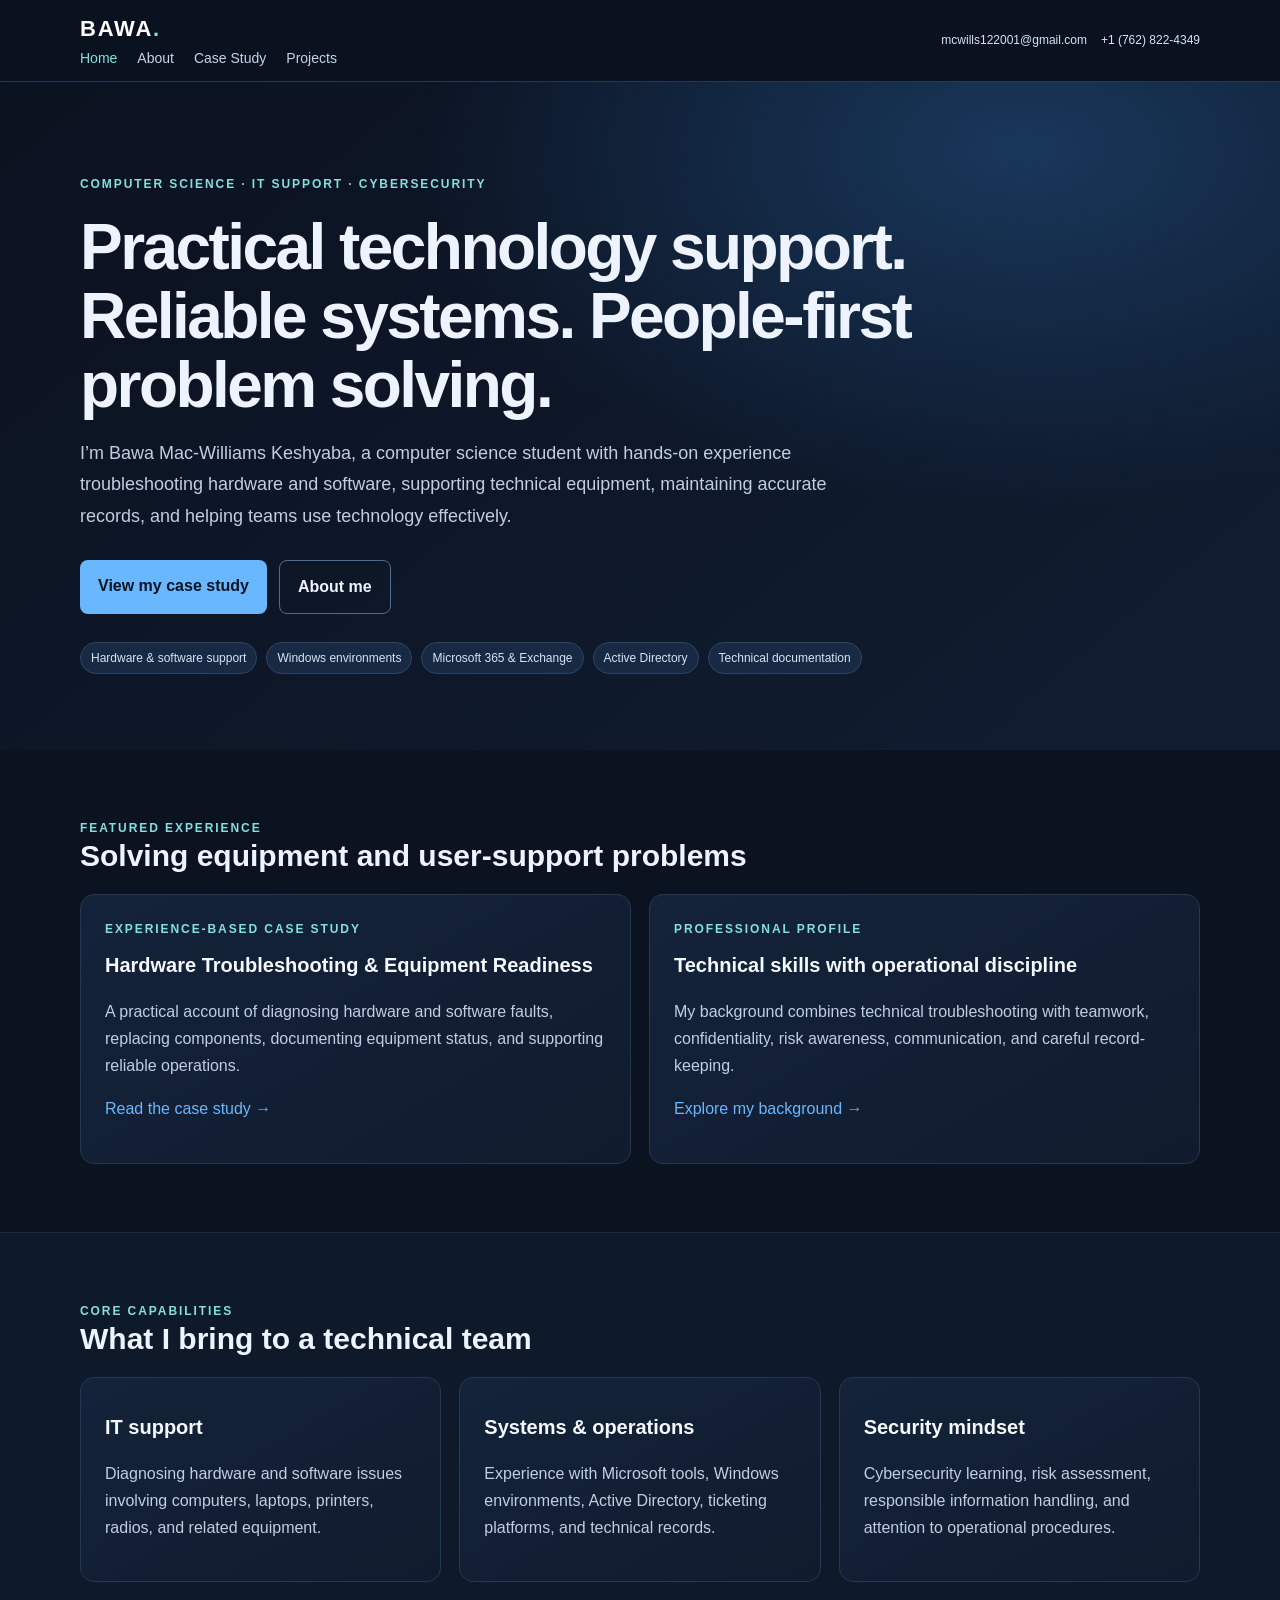
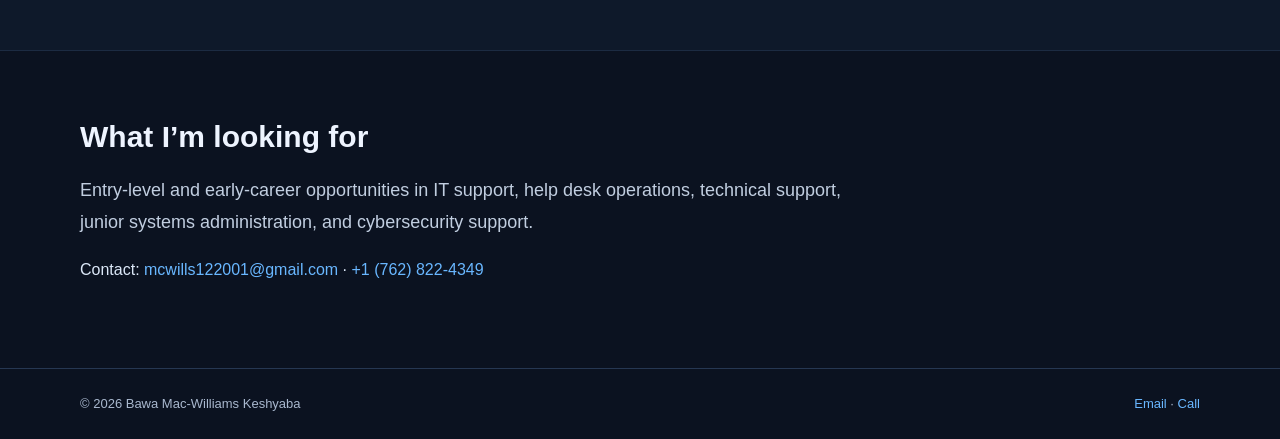
<file: index.html>
<!doctype html><html lang="en"><head><meta charset="utf-8"><meta name="viewport" content="width=device-width, initial-scale=1"><title>Bawa Mac-Williams Keshyaba | IT & Computer Science Portfolio</title><meta name="description" content="Computer science student with experience in technical troubleshooting, equipment support, information systems, and cybersecurity fundamentals."><link rel="icon" type="image/svg+xml" href="favicon.svg"><link rel="stylesheet" href="styles.css"><meta property="og:type" content="website"><meta property="og:title" content="Bawa Mac-Williams Keshyaba | IT & Computer Science Portfolio"><meta property="og:description" content="Computer science student with experience in technical troubleshooting, equipment support, information systems, and cybersecurity fundamentals."><meta property="og:image" content="og-preview.png"><meta property="og:image:width" content="1200"><meta property="og:image:height" content="630"><meta name="twitter:card" content="summary_large_image"><meta name="theme-color" content="#0b1220"></head><body><header><div class="wrap nav"><div class="nav-inner"><a class="brand" href="index.html">BAWA<span>.</span></a><nav><a class="active" href="index.html">Home</a><a class="" href="about.html">About</a><a class="" href="case-study.html">Case Study</a><a class="" href="projects.html">Projects</a></nav></div><div class="header-contact"><a href="mailto:mcwills122001@gmail.com">mcwills122001@gmail.com</a><a href="tel:+17628224349">+1 (762) 822-4349</a></div></div></header><main>
<section class="hero"><div class="wrap"><div class="eyebrow">Computer Science · IT Support · Cybersecurity</div><h1>Practical technology support. Reliable systems. People-first problem solving.</h1><p class="lead">I’m Bawa Mac-Williams Keshyaba, a computer science student with hands-on experience troubleshooting hardware and software, supporting technical equipment, maintaining accurate records, and helping teams use technology effectively.</p><div class="actions"><a class="btn" href="case-study.html">View my case study</a><a class="btn secondary" href="about.html">About me</a></div><div class="tagrow"><span class="tag">Hardware & software support</span><span class="tag">Windows environments</span><span class="tag">Microsoft 365 & Exchange</span><span class="tag">Active Directory</span><span class="tag">Technical documentation</span></div></div></section>
<section class="section"><div class="wrap"><div class="eyebrow">Featured experience</div><h2>Solving equipment and user-support problems</h2><div class="grid two"><article class="card"><div class="kicker">Experience-based case study</div><h3>Hardware Troubleshooting & Equipment Readiness</h3><p>A practical account of diagnosing hardware and software faults, replacing components, documenting equipment status, and supporting reliable operations.</p><p><a href="case-study.html">Read the case study →</a></p></article><article class="card"><div class="kicker">Professional profile</div><h3>Technical skills with operational discipline</h3><p>My background combines technical troubleshooting with teamwork, confidentiality, risk awareness, communication, and careful record-keeping.</p><p><a href="about.html">Explore my background →</a></p></article></div></div></section>
<section class="section alt"><div class="wrap"><div class="eyebrow">Core capabilities</div><h2>What I bring to a technical team</h2><div class="grid"><div class="card"><h3>IT support</h3><p>Diagnosing hardware and software issues involving computers, laptops, printers, radios, and related equipment.</p></div><div class="card"><h3>Systems & operations</h3><p>Experience with Microsoft tools, Windows environments, Active Directory, ticketing platforms, and technical records.</p></div><div class="card"><h3>Security mindset</h3><p>Cybersecurity learning, risk assessment, responsible information handling, and attention to operational procedures.</p></div></div></div></section>
<section class="section"><div class="wrap"><h2>What I’m looking for</h2><p class="lead">Entry-level and early-career opportunities in IT support, help desk operations, technical support, junior systems administration, and cybersecurity support.</p><p class="contactline">Contact: <a href="mailto:mcwills122001@gmail.com">mcwills122001@gmail.com</a> · <a href="tel:+17628224349">+1 (762) 822-4349</a></p></div></section></main><footer><div class="wrap foot"><span>© 2026 Bawa Mac-Williams Keshyaba</span><span><a href="mailto:mcwills122001@gmail.com">Email</a> · <a href="tel:+17628224349">Call</a></span></div></footer></body></html>
</file>
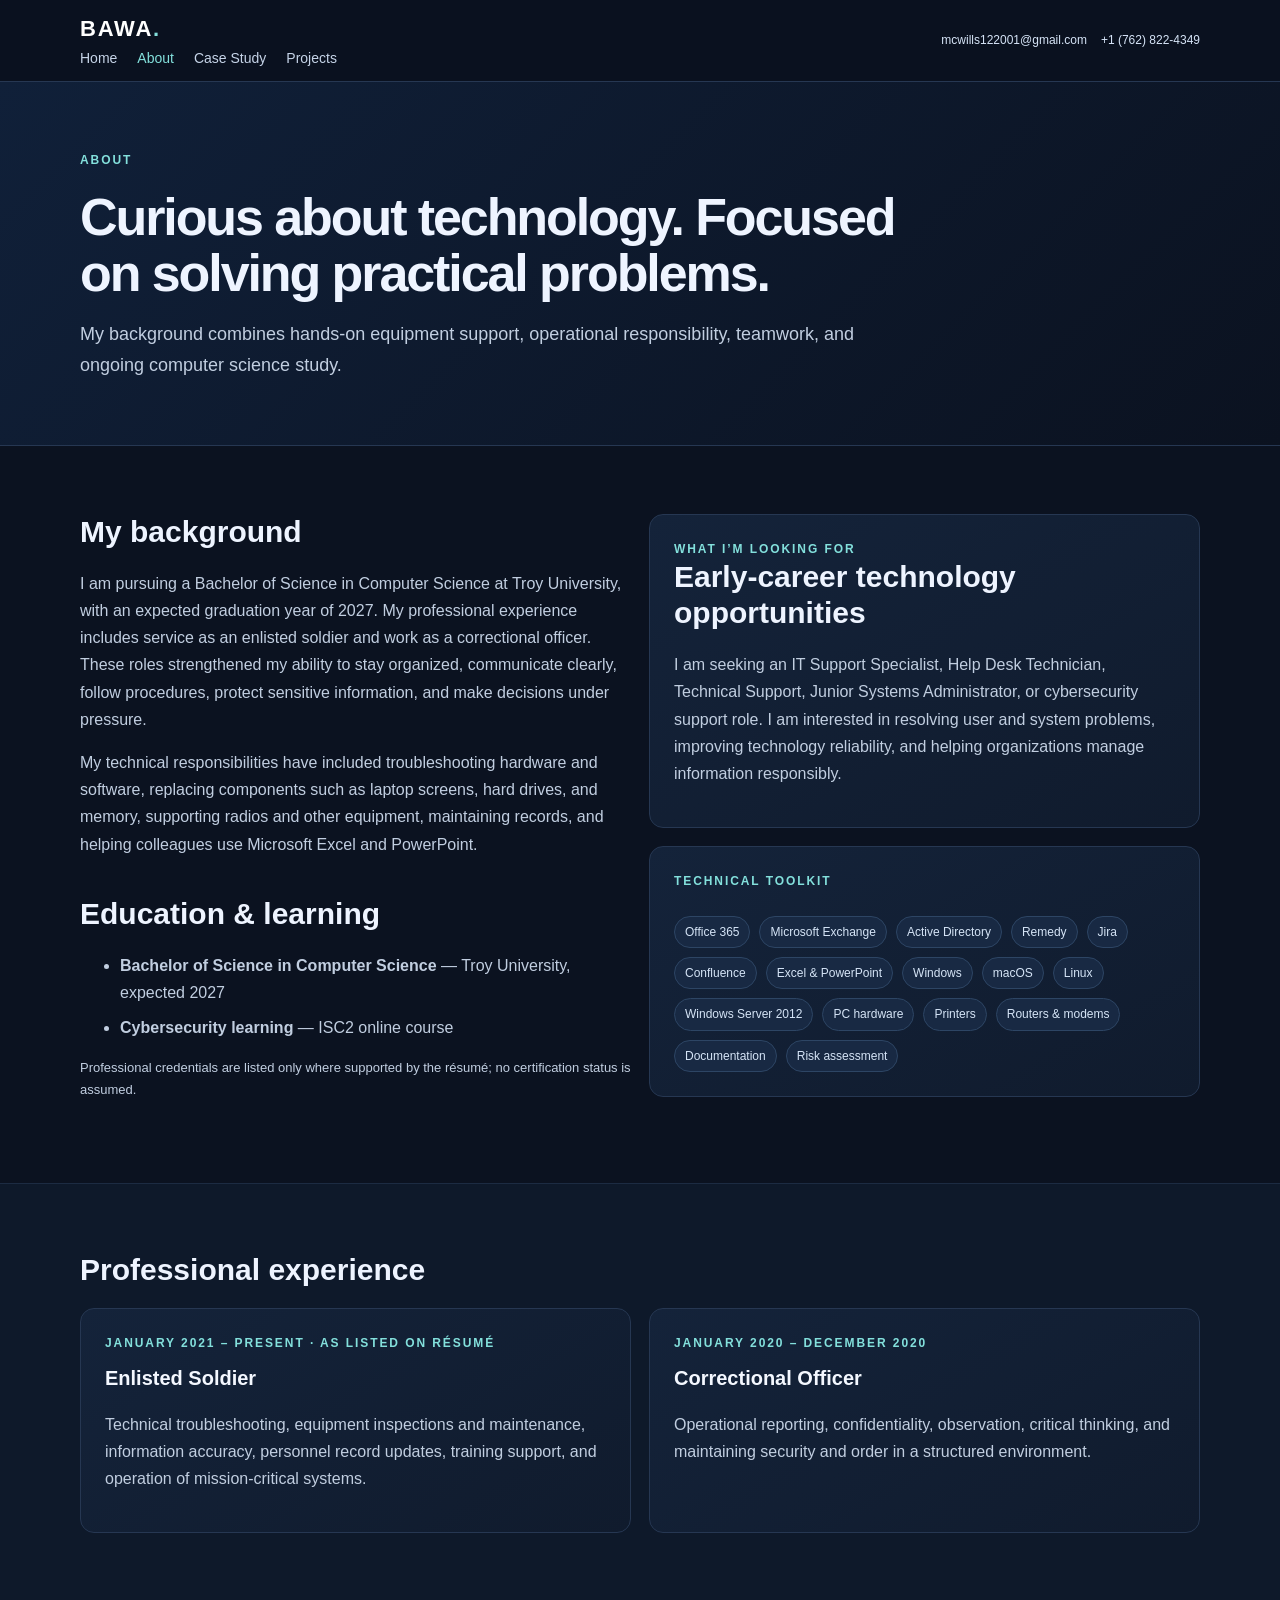
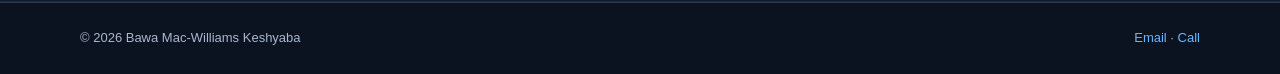
<file: about.html>
<!doctype html><html lang="en"><head><meta charset="utf-8"><meta name="viewport" content="width=device-width, initial-scale=1"><title>About Bawa | Technology Portfolio</title><meta name="description" content="Education, technical experience, skills, and early-career interests of Bawa Mac-Williams Keshyaba."><link rel="icon" type="image/svg+xml" href="favicon.svg"><link rel="stylesheet" href="styles.css"><meta property="og:type" content="website"><meta property="og:title" content="About Bawa | Technology Portfolio"><meta property="og:description" content="Education, technical experience, skills, and early-career interests of Bawa Mac-Williams Keshyaba."><meta property="og:image" content="og-preview.png"><meta property="og:image:width" content="1200"><meta property="og:image:height" content="630"><meta name="twitter:card" content="summary_large_image"><meta name="theme-color" content="#0b1220"></head><body><header><div class="wrap nav"><div class="nav-inner"><a class="brand" href="index.html">BAWA<span>.</span></a><nav><a class="" href="index.html">Home</a><a class="active" href="about.html">About</a><a class="" href="case-study.html">Case Study</a><a class="" href="projects.html">Projects</a></nav></div><div class="header-contact"><a href="mailto:mcwills122001@gmail.com">mcwills122001@gmail.com</a><a href="tel:+17628224349">+1 (762) 822-4349</a></div></div></header><main><section class="pagehead"><div class="wrap"><div class="eyebrow">About</div><h1>Curious about technology. Focused on solving practical problems.</h1><p class="lead">My background combines hands-on equipment support, operational responsibility, teamwork, and ongoing computer science study.</p></div></section>
<section class="section"><div class="wrap grid two"><div class="content"><h2>My background</h2><p>I am pursuing a Bachelor of Science in Computer Science at Troy University, with an expected graduation year of 2027. My professional experience includes service as an enlisted soldier and work as a correctional officer. These roles strengthened my ability to stay organized, communicate clearly, follow procedures, protect sensitive information, and make decisions under pressure.</p><p>My technical responsibilities have included troubleshooting hardware and software, replacing components such as laptop screens, hard drives, and memory, supporting radios and other equipment, maintaining records, and helping colleagues use Microsoft Excel and PowerPoint.</p><h2>Education & learning</h2><ul><li><strong>Bachelor of Science in Computer Science</strong> — Troy University, expected 2027</li><li><strong>Cybersecurity learning</strong> — ISC2 online course</li></ul><p class="small">Professional credentials are listed only where supported by the résumé; no certification status is assumed.</p></div><div><div class="card"><div class="kicker">What I’m looking for</div><h2>Early-career technology opportunities</h2><p>I am seeking an IT Support Specialist, Help Desk Technician, Technical Support, Junior Systems Administrator, or cybersecurity support role. I am interested in resolving user and system problems, improving technology reliability, and helping organizations manage information responsibly.</p></div><div class="card" style="margin-top:18px"><div class="kicker">Technical toolkit</div><div class="tagrow"><span class="tag">Office 365</span><span class="tag">Microsoft Exchange</span><span class="tag">Active Directory</span><span class="tag">Remedy</span><span class="tag">Jira</span><span class="tag">Confluence</span><span class="tag">Excel & PowerPoint</span><span class="tag">Windows</span><span class="tag">macOS</span><span class="tag">Linux</span><span class="tag">Windows Server 2012</span><span class="tag">PC hardware</span><span class="tag">Printers</span><span class="tag">Routers & modems</span><span class="tag">Documentation</span><span class="tag">Risk assessment</span></div></div></div></div></section>
<section class="section alt"><div class="wrap"><h2>Professional experience</h2><div class="grid two"><div class="card"><div class="kicker">January 2021 – Present · As listed on résumé</div><h3>Enlisted Soldier</h3><p>Technical troubleshooting, equipment inspections and maintenance, information accuracy, personnel record updates, training support, and operation of mission-critical systems.</p></div><div class="card"><div class="kicker">January 2020 – December 2020</div><h3>Correctional Officer</h3><p>Operational reporting, confidentiality, observation, critical thinking, and maintaining security and order in a structured environment.</p></div></div></div></section></main><footer><div class="wrap foot"><span>© 2026 Bawa Mac-Williams Keshyaba</span><span><a href="mailto:mcwills122001@gmail.com">Email</a> · <a href="tel:+17628224349">Call</a></span></div></footer></body></html>
</file>
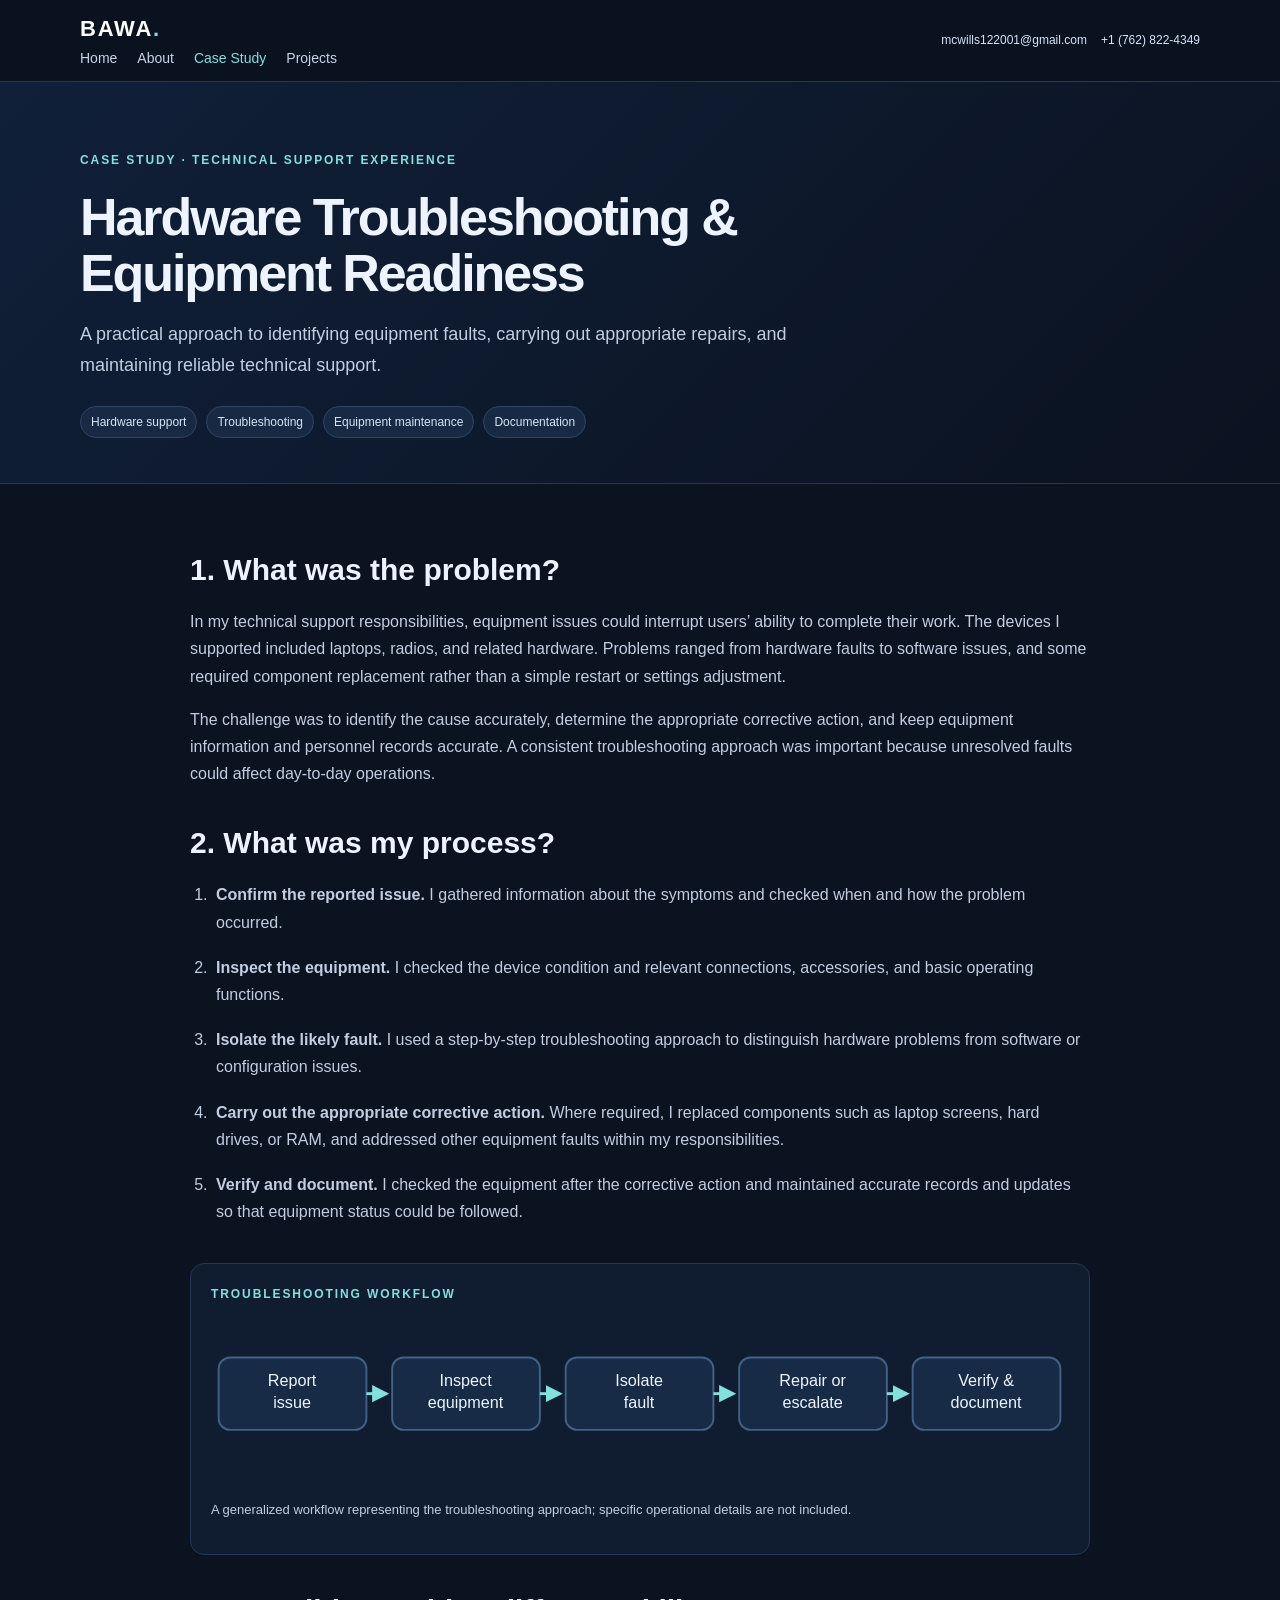
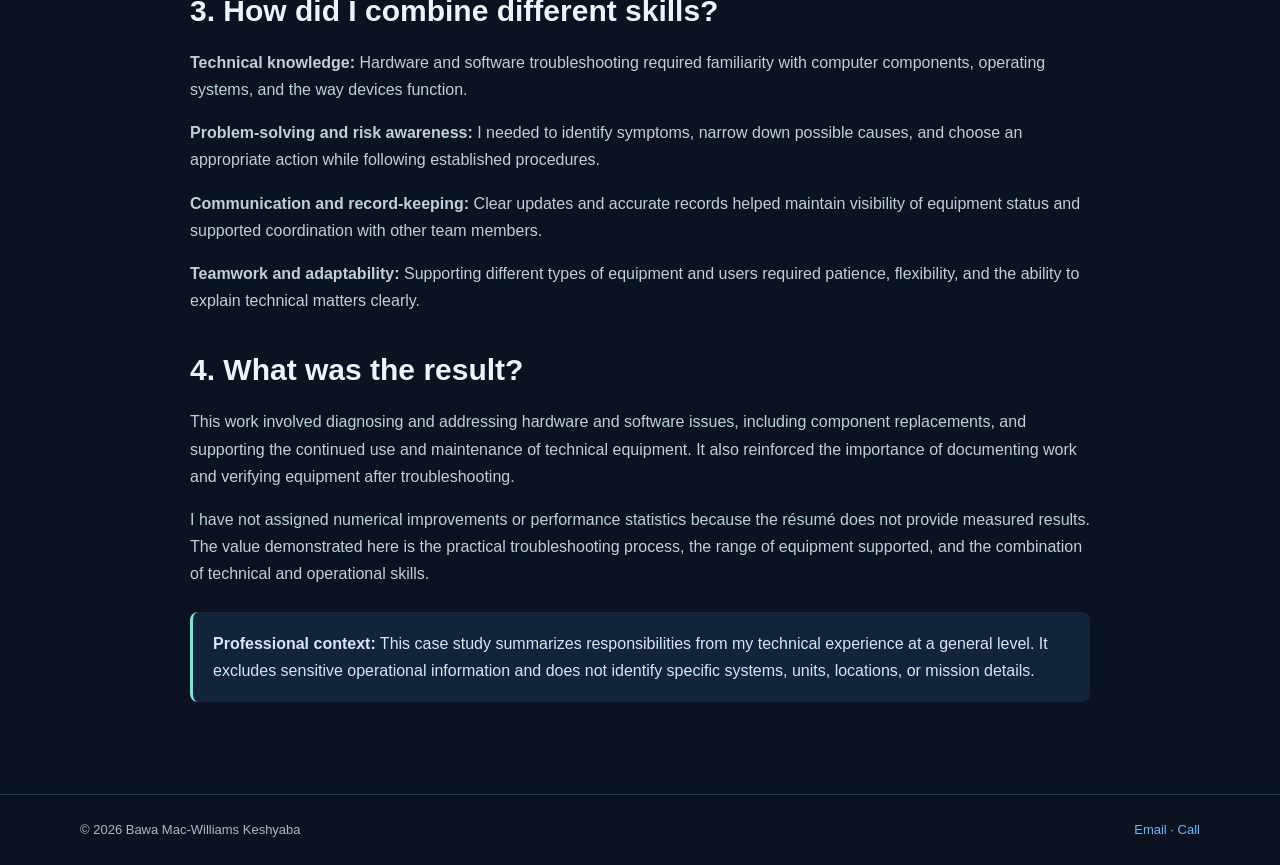
<file: case-study.html>
<!doctype html><html lang="en"><head><meta charset="utf-8"><meta name="viewport" content="width=device-width, initial-scale=1"><title>Case Study | Hardware Troubleshooting & Equipment Readiness | Bawa</title><meta name="description" content="An experience-based case study describing hardware and software troubleshooting, component replacement, documentation, and equipment support."><link rel="icon" type="image/svg+xml" href="favicon.svg"><link rel="stylesheet" href="styles.css"><meta property="og:type" content="website"><meta property="og:title" content="Case Study | Hardware Troubleshooting & Equipment Readiness | Bawa"><meta property="og:description" content="An experience-based case study describing hardware and software troubleshooting, component replacement, documentation, and equipment support."><meta property="og:image" content="og-preview.png"><meta property="og:image:width" content="1200"><meta property="og:image:height" content="630"><meta name="twitter:card" content="summary_large_image"><meta name="theme-color" content="#0b1220"></head><body><header><div class="wrap nav"><div class="nav-inner"><a class="brand" href="index.html">BAWA<span>.</span></a><nav><a class="" href="index.html">Home</a><a class="" href="about.html">About</a><a class="active" href="case-study.html">Case Study</a><a class="" href="projects.html">Projects</a></nav></div><div class="header-contact"><a href="mailto:mcwills122001@gmail.com">mcwills122001@gmail.com</a><a href="tel:+17628224349">+1 (762) 822-4349</a></div></div></header><main><section class="pagehead"><div class="wrap"><div class="eyebrow">Case study · Technical support experience</div><h1>Hardware Troubleshooting & Equipment Readiness</h1><p class="lead">A practical approach to identifying equipment faults, carrying out appropriate repairs, and maintaining reliable technical support.</p><div class="tagrow"><span class="tag">Hardware support</span><span class="tag">Troubleshooting</span><span class="tag">Equipment maintenance</span><span class="tag">Documentation</span></div></div></section>
<section class="section"><div class="wrap content"><h2>1. What was the problem?</h2><p>In my technical support responsibilities, equipment issues could interrupt users’ ability to complete their work. The devices I supported included laptops, radios, and related hardware. Problems ranged from hardware faults to software issues, and some required component replacement rather than a simple restart or settings adjustment.</p><p>The challenge was to identify the cause accurately, determine the appropriate corrective action, and keep equipment information and personnel records accurate. A consistent troubleshooting approach was important because unresolved faults could affect day-to-day operations.</p>
<h2>2. What was my process?</h2><ol class="steps"><li><strong>Confirm the reported issue.</strong> I gathered information about the symptoms and checked when and how the problem occurred.</li><li><strong>Inspect the equipment.</strong> I checked the device condition and relevant connections, accessories, and basic operating functions.</li><li><strong>Isolate the likely fault.</strong> I used a step-by-step troubleshooting approach to distinguish hardware problems from software or configuration issues.</li><li><strong>Carry out the appropriate corrective action.</strong> Where required, I replaced components such as laptop screens, hard drives, or RAM, and addressed other equipment faults within my responsibilities.</li><li><strong>Verify and document.</strong> I checked the equipment after the corrective action and maintained accurate records and updates so that equipment status could be followed.</li></ol>
<div class="visual"><div class="kicker">Troubleshooting workflow</div><svg viewBox="0 0 900 190" role="img" aria-label="Workflow showing report issue, inspect equipment, isolate fault, repair or escalate, verify and document"><defs><marker id="arr" markerWidth="8" markerHeight="8" refX="5" refY="3" orient="auto"><path d="M0 0L6 3L0 6" fill="#83e0dc"/></marker></defs><g fill="#172b46" stroke="#426184" stroke-width="2"><rect x="8" y="55" width="155" height="76" rx="12"/><rect x="190" y="55" width="155" height="76" rx="12"/><rect x="372" y="55" width="155" height="76" rx="12"/><rect x="554" y="55" width="155" height="76" rx="12"/><rect x="736" y="55" width="155" height="76" rx="12"/></g><g fill="#eef4ff" font-size="17" font-family="Arial" text-anchor="middle"><text x="85" y="85">Report</text><text x="85" y="108">issue</text><text x="267" y="85">Inspect</text><text x="267" y="108">equipment</text><text x="449" y="85">Isolate</text><text x="449" y="108">fault</text><text x="631" y="85">Repair or</text><text x="631" y="108">escalate</text><text x="813" y="85">Verify &</text><text x="813" y="108">document</text></g><g stroke="#83e0dc" stroke-width="3" fill="none" marker-end="url(#arr)"><path d="M163 93H184"/><path d="M345 93H366"/><path d="M527 93H548"/><path d="M709 93H730"/></g></svg><p class="small">A generalized workflow representing the troubleshooting approach; specific operational details are not included.</p></div>
<h2>3. How did I combine different skills?</h2><p><strong>Technical knowledge:</strong> Hardware and software troubleshooting required familiarity with computer components, operating systems, and the way devices function.</p><p><strong>Problem-solving and risk awareness:</strong> I needed to identify symptoms, narrow down possible causes, and choose an appropriate action while following established procedures.</p><p><strong>Communication and record-keeping:</strong> Clear updates and accurate records helped maintain visibility of equipment status and supported coordination with other team members.</p><p><strong>Teamwork and adaptability:</strong> Supporting different types of equipment and users required patience, flexibility, and the ability to explain technical matters clearly.</p>
<h2>4. What was the result?</h2><p>This work involved diagnosing and addressing hardware and software issues, including component replacements, and supporting the continued use and maintenance of technical equipment. It also reinforced the importance of documenting work and verifying equipment after troubleshooting.</p><p>I have not assigned numerical improvements or performance statistics because the résumé does not provide measured results. The value demonstrated here is the practical troubleshooting process, the range of equipment supported, and the combination of technical and operational skills.</p>
<div class="callout"><strong>Professional context:</strong> This case study summarizes responsibilities from my technical experience at a general level. It excludes sensitive operational information and does not identify specific systems, units, locations, or mission details.</div>
</div></section></main><footer><div class="wrap foot"><span>© 2026 Bawa Mac-Williams Keshyaba</span><span><a href="mailto:mcwills122001@gmail.com">Email</a> · <a href="tel:+17628224349">Call</a></span></div></footer></body></html>
</file>
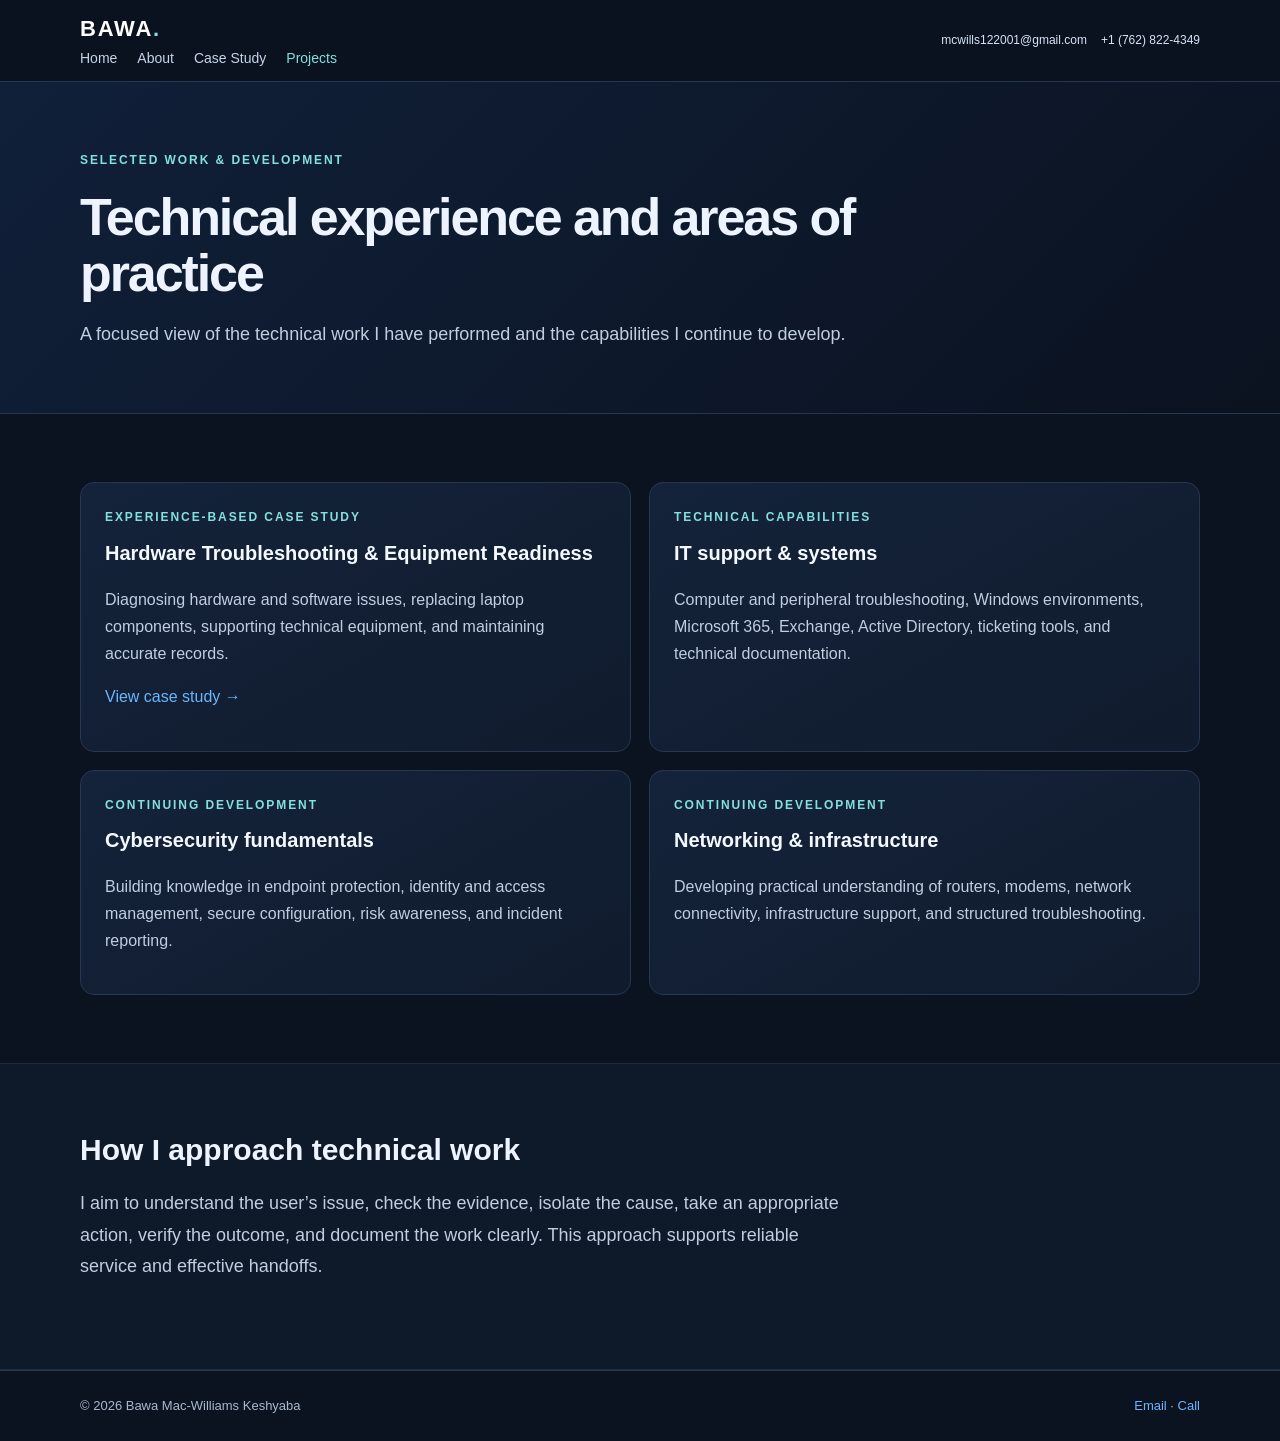
<file: projects.html>
<!doctype html><html lang="en"><head><meta charset="utf-8"><meta name="viewport" content="width=device-width, initial-scale=1"><title>Projects & Technical Skills | Bawa Mac-Williams Keshyaba</title><meta name="description" content="Explore Bawa's experience-based technical case study and areas of ongoing IT and cybersecurity development."><link rel="icon" type="image/svg+xml" href="favicon.svg"><link rel="stylesheet" href="styles.css"><meta property="og:type" content="website"><meta property="og:title" content="Projects & Technical Skills | Bawa Mac-Williams Keshyaba"><meta property="og:description" content="Explore Bawa's experience-based technical case study and areas of ongoing IT and cybersecurity development."><meta property="og:image" content="og-preview.png"><meta property="og:image:width" content="1200"><meta property="og:image:height" content="630"><meta name="twitter:card" content="summary_large_image"><meta name="theme-color" content="#0b1220"></head><body><header><div class="wrap nav"><div class="nav-inner"><a class="brand" href="index.html">BAWA<span>.</span></a><nav><a class="" href="index.html">Home</a><a class="" href="about.html">About</a><a class="" href="case-study.html">Case Study</a><a class="active" href="projects.html">Projects</a></nav></div><div class="header-contact"><a href="mailto:mcwills122001@gmail.com">mcwills122001@gmail.com</a><a href="tel:+17628224349">+1 (762) 822-4349</a></div></div></header><main><section class="pagehead"><div class="wrap"><div class="eyebrow">Selected work & development</div><h1>Technical experience and areas of practice</h1><p class="lead">A focused view of the technical work I have performed and the capabilities I continue to develop.</p></div></section>
<section class="section"><div class="wrap grid two"><article class="card"><div class="kicker">Experience-based case study</div><h3>Hardware Troubleshooting & Equipment Readiness</h3><p>Diagnosing hardware and software issues, replacing laptop components, supporting technical equipment, and maintaining accurate records.</p><p><a href="case-study.html">View case study →</a></p></article><article class="card"><div class="kicker">Technical capabilities</div><h3>IT support & systems</h3><p>Computer and peripheral troubleshooting, Windows environments, Microsoft 365, Exchange, Active Directory, ticketing tools, and technical documentation.</p></article><article class="card"><div class="kicker">Continuing development</div><h3>Cybersecurity fundamentals</h3><p>Building knowledge in endpoint protection, identity and access management, secure configuration, risk awareness, and incident reporting.</p></article><article class="card"><div class="kicker">Continuing development</div><h3>Networking & infrastructure</h3><p>Developing practical understanding of routers, modems, network connectivity, infrastructure support, and structured troubleshooting.</p></article></div></section>
<section class="section alt"><div class="wrap"><h2>How I approach technical work</h2><p class="lead">I aim to understand the user’s issue, check the evidence, isolate the cause, take an appropriate action, verify the outcome, and document the work clearly. This approach supports reliable service and effective handoffs.</p></div></section></main><footer><div class="wrap foot"><span>© 2026 Bawa Mac-Williams Keshyaba</span><span><a href="mailto:mcwills122001@gmail.com">Email</a> · <a href="tel:+17628224349">Call</a></span></div></footer></body></html>
</file>
<file: styles.css>
:root{--bg:#0b1220;--panel:#111d31;--panel2:#15243b;--text:#eef4ff;--muted:#a9b8ce;--line:#263752;--blue:#69b7ff;--cyan:#83e0dc;--max:1120px}
*{box-sizing:border-box}html{scroll-behavior:smooth}body{margin:0;background:#0b1220;color:var(--text);font:16px/1.7 Inter,Segoe UI,Arial,sans-serif}a{color:var(--blue);text-decoration:none}a:hover{text-decoration:underline;color:#b7ddff}.wrap{width:min(var(--max),calc(100% - 40px));margin:auto}
header{position:sticky;top:0;z-index:10;background:rgba(11,18,32,.96);backdrop-filter:blur(12px);border-bottom:1px solid var(--line)}
.nav{display:flex;align-items:center;justify-content:space-between;gap:18px;min-height:76px;flex-wrap:wrap;padding:10px 0}.brand{font-size:22px;font-weight:800;letter-spacing:.08em;color:white}.brand span{color:var(--cyan)}
nav{display:flex;gap:20px;align-items:center;flex-wrap:wrap}nav a{font-size:14px;color:#c6d4e8}nav a.active{color:var(--cyan)}.contact-pill{border:1px solid #426184;border-radius:999px;padding:7px 13px}
.header-contact{font-size:12px;color:var(--muted);display:flex;gap:14px;flex-wrap:wrap}.header-contact a{color:#d6e4f7}
.hero{padding:92px 0 76px;background:radial-gradient(ellipse at 80% 10%,#18375b 0,transparent 42%),linear-gradient(140deg,#0b1220,#101d31)}
.eyebrow,.kicker{font-size:12px;text-transform:uppercase;letter-spacing:.16em;color:var(--cyan);font-weight:700}.hero h1,.pagehead h1{font-size:clamp(36px,6vw,64px);line-height:1.08;letter-spacing:-.04em;max-width:850px;margin:18px 0}.lead{font-size:18px;line-height:1.75;color:#c1cee0;max-width:780px}.actions{display:flex;gap:12px;flex-wrap:wrap;margin:28px 0}.btn{display:inline-block;background:var(--blue);color:#071321;padding:12px 18px;border-radius:8px;font-weight:750}.btn:hover{background:#a6d8ff;text-decoration:none;color:#071321}.btn.secondary{background:transparent;color:var(--text);border:1px solid #526b8b}
.tagrow{display:flex;gap:9px;flex-wrap:wrap;margin-top:24px}.tag{font-size:12px;color:#d5e4f6;background:#182943;border:1px solid #2d4564;border-radius:999px;padding:5px 10px}
.section{padding:68px 0}.section.alt{background:#0e192a;border-top:1px solid #1c2b42;border-bottom:1px solid #1c2b42}.section h2{font-size:30px;line-height:1.2;margin:0 0 20px}.section h3{font-size:20px;margin:8px 0}.grid{display:grid;grid-template-columns:repeat(3,1fr);gap:18px}.grid.two{grid-template-columns:repeat(2,1fr)}
.card{background:linear-gradient(150deg,#14233a,#101b2d);border:1px solid var(--line);border-radius:14px;padding:24px}.card p,.content p{color:#c1cee0}.card h3{color:#f4f8ff}.pagehead{padding:68px 0 45px;background:linear-gradient(135deg,#102039,#0b1220);border-bottom:1px solid var(--line)}.pagehead h1{font-size:clamp(34px,5vw,52px)}
.content{max-width:900px}.content h2{margin-top:38px}.content h2:first-child{margin-top:0}.content li{color:#c1cee0;margin:8px 0}.content ol{padding-left:22px}
.callout{padding:18px 20px;background:#12243a;border-left:3px solid var(--cyan);border-radius:8px;color:#d8e5f5;margin:24px 0}.steps li{padding:0 0 10px 4px}.visual{background:#101d30;border:1px solid var(--line);border-radius:14px;padding:20px;margin:28px 0}.visual svg{width:100%;height:auto;display:block}.small{font-size:13px;color:var(--muted)}.contactline{font-size:16px;color:#dce8f8}
footer{border-top:1px solid var(--line);padding:24px 0;color:var(--muted);font-size:13px}.foot{display:flex;justify-content:space-between;gap:12px;flex-wrap:wrap}
@media(max-width:780px){.nav{align-items:flex-start}.nav-inner{width:100%}nav{gap:13px}.header-contact{width:100%;order:3}.grid,.grid.two{grid-template-columns:1fr}.hero{padding:66px 0 54px}.section{padding:52px 0}}
@media(max-width:480px){.wrap{width:min(100% - 28px,var(--max))}nav a{font-size:13px}.header-contact{font-size:11px}.card{padding:19px}}
</file>
